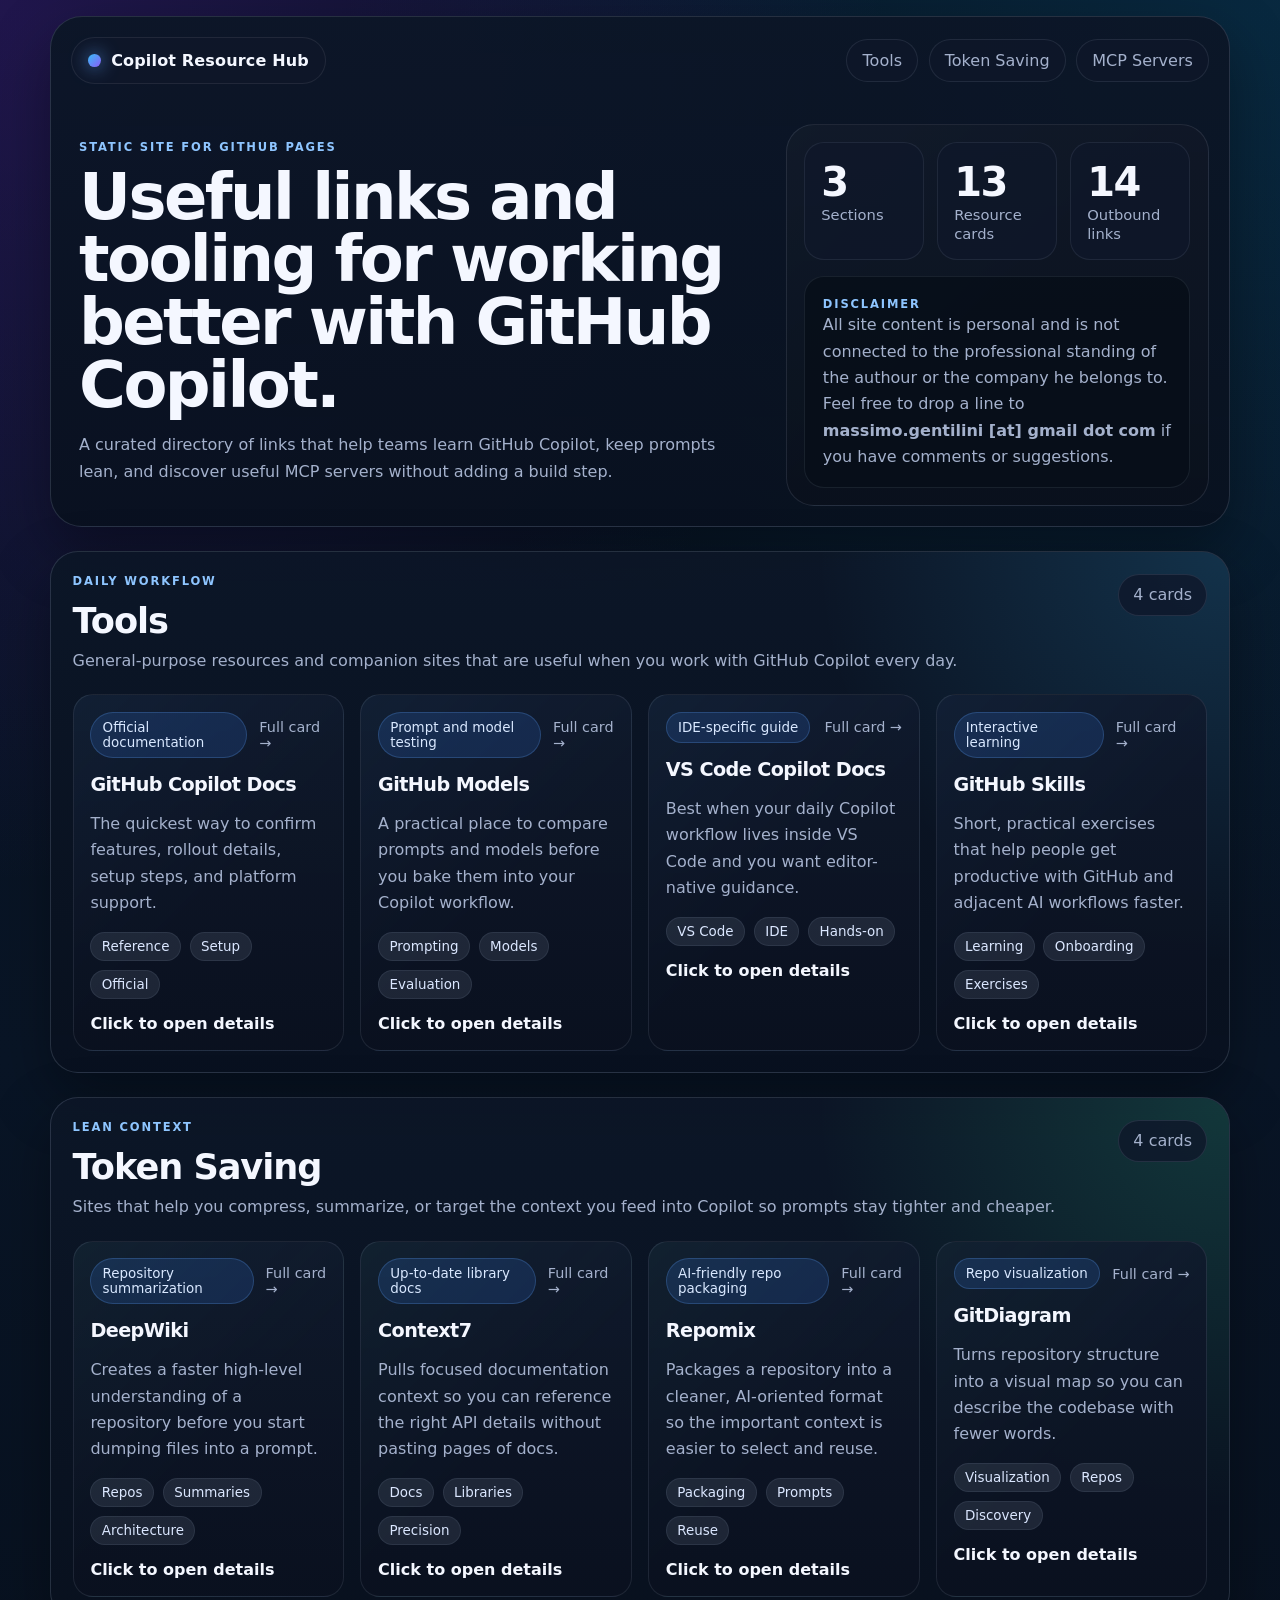
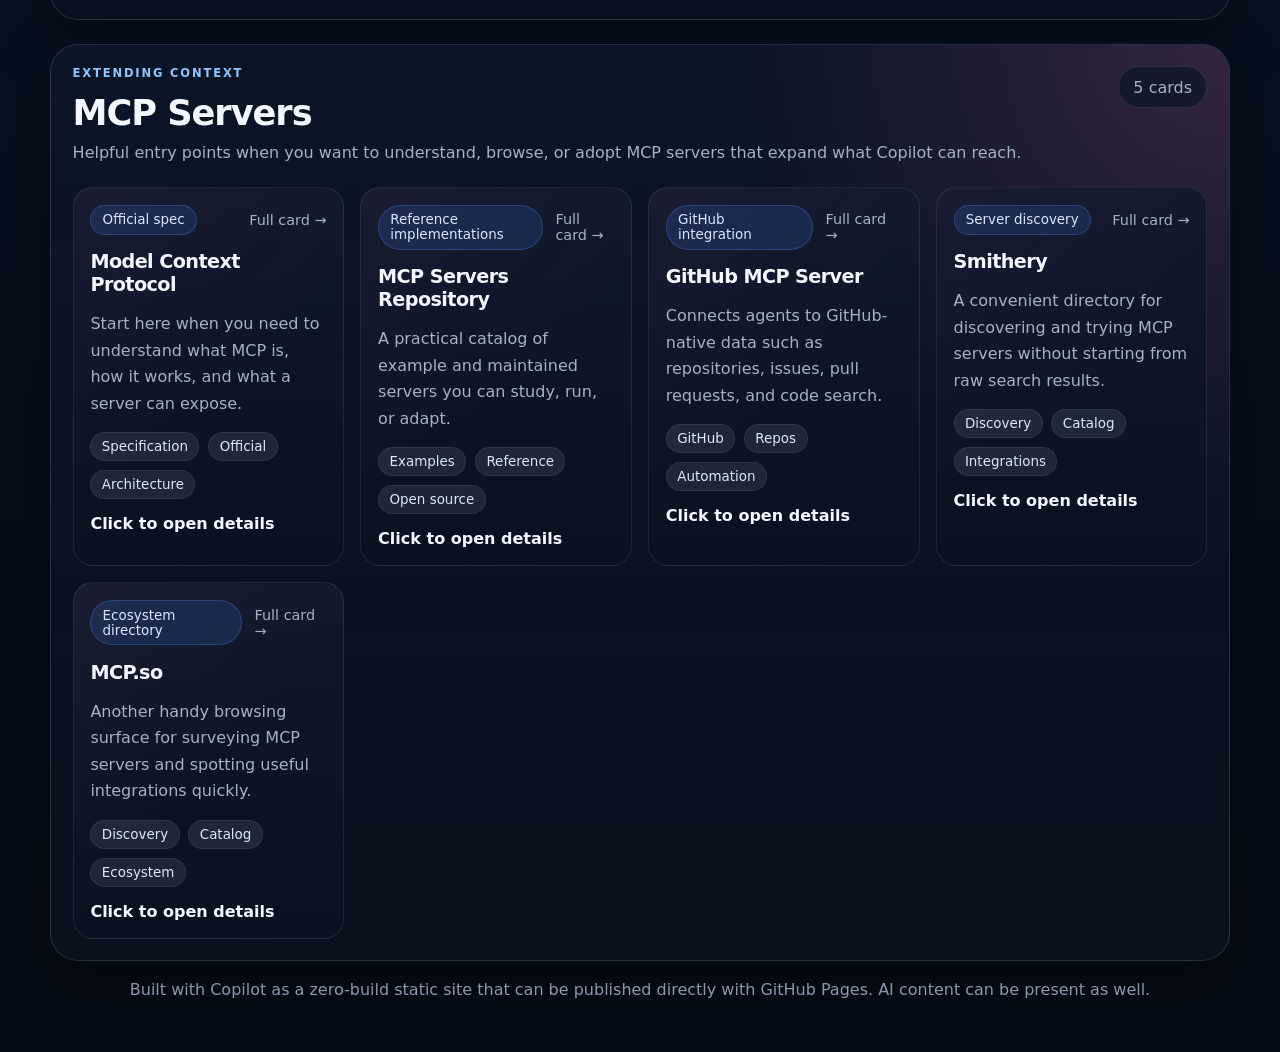
<file: index.html>
<!DOCTYPE html>
<html lang="en">
  <head>
    <meta charset="UTF-8" />
    <meta name="viewport" content="width=device-width, initial-scale=1.0" />
    <meta
      name="description"
      content="A GitHub Pages-ready directory of useful tools, token-saving resources, and MCP servers for GitHub Copilot."
    />
    <title>Copilot Resource Hub</title>
    <link rel="stylesheet" href="assets/css/styles.css" />
  </head>
  <body id="top">
    <div class="page-shell">
      <header class="hero">
        <nav class="topbar" aria-label="Primary">
          <a class="brand" href="#top">Copilot Resource Hub</a>
          <div class="section-nav" id="section-nav"></div>
        </nav>

        <div class="hero-layout">
          <div class="hero-copy">
            <p class="eyebrow">Static site for GitHub Pages</p>
            <h1>Useful links and tooling for working better with GitHub Copilot.</h1>
            <p class="hero-text" id="site-description"></p>
          </div>

          <aside class="hero-panel" aria-label="Site stats">
            <div class="stat-grid">
              <div class="stat-card">
                <span class="stat-value" id="section-count">0</span>
                <span class="stat-label">Sections</span>
              </div>
              <div class="stat-card">
                <span class="stat-value" id="card-count">0</span>
                <span class="stat-label">Resource cards</span>
              </div>
              <div class="stat-card">
                <span class="stat-value" id="link-count">0</span>
                <span class="stat-label">Outbound links</span>
              </div>
            </div>

            <div class="hero-note">
              <span class="note-label">Disclaimer</span>
              <p>
                All site content is personal and is
                not connected to the professional standing of the authour or
                the company he belongs to.<br/>
                Feel free to drop a line to <b>massimo.gentilini [at] gmail dot com</b>
                if you have comments or suggestions.
               </p>
            </div>
          </aside>
        </div>
      </header>

      <main>
        <div class="content-stack" id="sections-root"></div>
      </main>

      <footer class="site-footer">
        <p>Built with Copilot as a zero-build static site that can be published directly with GitHub Pages. AI content can be present as well.</p>
      </footer>
    </div>

    <div class="modal-backdrop" id="card-modal" hidden>
      <div
        class="modal-card"
        role="dialog"
        aria-modal="true"
        aria-labelledby="modal-title"
      >
        <button class="modal-close" id="modal-close" type="button" aria-label="Close full card">
          ×
        </button>

        <p class="modal-category" id="modal-category"></p>
        <h2 id="modal-title"></h2>
        <p class="modal-summary" id="modal-summary"></p>
        <p class="modal-description" id="modal-description"></p>

        <div class="modal-block">
          <h3>Best for</h3>
          <div class="tag-list" id="modal-tags"></div>
        </div>

        <div class="modal-block">
          <h3>Why it is useful</h3>
          <ul class="detail-list" id="modal-highlights"></ul>
        </div>

        <div class="modal-block">
          <h3>Links</h3>
          <div class="button-row" id="modal-links"></div>
        </div>
      </div>
    </div>

    <noscript>
      <div class="noscript-banner">
        This site renders its sections from <code>assets/js/site-data.js</code>, so JavaScript needs to
        be enabled to view the resource cards.
      </div>
    </noscript>

    <script src="assets/js/site-data.js"></script>
    <script src="assets/js/app.js"></script>
  </body>
</html>
</file>
<file: assets/css/styles.css>
:root {
  --bg: #07111f;
  --bg-soft: rgba(8, 17, 31, 0.82);
  --panel: rgba(13, 24, 42, 0.84);
  --panel-strong: rgba(10, 18, 31, 0.96);
  --border: rgba(154, 168, 194, 0.2);
  --text: #f4f7ff;
  --muted: #a4b1cc;
  --shadow: 0 24px 60px rgba(0, 0, 0, 0.34);
  --radius-lg: 28px;
  --radius-md: 20px;
  --radius-sm: 14px;
  --transition: 180ms ease;
  --page-width: 1180px;
  --accent: rgba(110, 231, 183, 0.75);
  color-scheme: dark;
}

*,
*::before,
*::after {
  box-sizing: border-box;
}

html {
  scroll-behavior: smooth;
}

body {
  margin: 0;
  min-height: 100vh;
  font-family:
    Inter, ui-sans-serif, system-ui, -apple-system, BlinkMacSystemFont, "Segoe UI",
    sans-serif;
  color: var(--text);
  background:
    radial-gradient(circle at top left, rgba(91, 33, 182, 0.3), transparent 30%),
    radial-gradient(circle at top right, rgba(14, 165, 233, 0.16), transparent 32%),
    linear-gradient(180deg, #07111f 0%, #091526 40%, #050b15 100%);
}

body.modal-open {
  overflow: hidden;
}

a {
  color: inherit;
}

button {
  font: inherit;
}

code {
  padding: 0.15rem 0.4rem;
  border-radius: 999px;
  background: rgba(148, 163, 184, 0.16);
  color: #dbe8ff;
}

.page-shell {
  width: min(calc(100% - 2rem), var(--page-width));
  margin: 0 auto;
  padding: 1rem 0 3rem;
}

.hero,
.content-section,
.simple-panel {
  background: linear-gradient(180deg, rgba(12, 22, 39, 0.95), rgba(9, 17, 31, 0.92));
  border: 1px solid var(--border);
  box-shadow: var(--shadow);
}

.hero {
  padding: 1.25rem;
  border-radius: 32px;
}

.topbar {
  display: flex;
  align-items: center;
  justify-content: space-between;
  gap: 1rem;
  margin-bottom: 2.5rem;
}

.brand {
  display: inline-flex;
  align-items: center;
  gap: 0.65rem;
  padding: 0.8rem 1rem;
  border-radius: 999px;
  text-decoration: none;
  font-weight: 700;
  letter-spacing: 0.01em;
  background: rgba(15, 23, 42, 0.9);
  border: 1px solid rgba(255, 255, 255, 0.08);
}

.brand::before {
  content: "";
  width: 0.8rem;
  height: 0.8rem;
  border-radius: 50%;
  background: linear-gradient(135deg, #38bdf8, #8b5cf6);
  box-shadow: 0 0 18px rgba(96, 165, 250, 0.85);
}

.section-nav {
  display: flex;
  flex-wrap: wrap;
  justify-content: flex-end;
  gap: 0.65rem;
}

.section-link {
  padding: 0.7rem 0.95rem;
  border-radius: 999px;
  text-decoration: none;
  color: var(--muted);
  background: rgba(15, 23, 42, 0.7);
  border: 1px solid rgba(148, 163, 184, 0.14);
  transition:
    transform var(--transition),
    border-color var(--transition),
    color var(--transition);
}

.section-link:hover,
.section-link:focus-visible {
  color: var(--text);
  border-color: rgba(255, 255, 255, 0.28);
  transform: translateY(-1px);
}

.hero-layout {
  display: grid;
  grid-template-columns: minmax(0, 1.55fr) minmax(300px, 0.95fr);
  gap: 1.5rem;
}

.hero-copy {
  padding: 1rem 0.5rem 0.5rem;
}

.eyebrow,
.modal-category,
.note-label,
.section-kicker {
  margin: 0 0 0.75rem;
  color: #8ec5ff;
  text-transform: uppercase;
  letter-spacing: 0.16em;
  font-size: 0.72rem;
  font-weight: 700;
}

.hero h1,
.simple-panel h1 {
  margin: 0 0 1rem;
  font-size: clamp(2.4rem, 5vw, 4.5rem);
  line-height: 0.98;
  letter-spacing: -0.04em;
}

.hero-text,
.section-description,
.summary-card p,
.hero-note p,
.modal-summary,
.modal-description,
.simple-panel p,
.site-footer p {
  margin: 0;
  color: var(--muted);
  line-height: 1.65;
}

.hero-panel {
  display: grid;
  gap: 1rem;
  padding: 1.1rem;
  border-radius: var(--radius-lg);
  background:
    linear-gradient(180deg, rgba(17, 24, 39, 0.92), rgba(10, 17, 29, 0.95)),
    linear-gradient(135deg, rgba(56, 189, 248, 0.18), transparent 55%);
  border: 1px solid rgba(148, 163, 184, 0.16);
}

.stat-grid {
  display: grid;
  grid-template-columns: repeat(3, minmax(0, 1fr));
  gap: 0.8rem;
}

.stat-card {
  padding: 1rem;
  border-radius: var(--radius-md);
  background: rgba(15, 23, 42, 0.74);
  border: 1px solid rgba(148, 163, 184, 0.12);
}

.stat-value {
  display: block;
  font-size: clamp(1.8rem, 4vw, 2.5rem);
  font-weight: 700;
  letter-spacing: -0.04em;
}

.stat-label {
  color: var(--muted);
  font-size: 0.92rem;
}

.hero-note {
  padding: 1rem 1.1rem;
  border-radius: var(--radius-md);
  background: rgba(7, 14, 25, 0.86);
  border: 1px solid rgba(148, 163, 184, 0.12);
}

.content-stack {
  display: grid;
  gap: 1.5rem;
  margin-top: 1.5rem;
}

.content-section {
  padding: 1.35rem;
  border-radius: var(--radius-lg);
  position: relative;
  overflow: hidden;
}

.content-section::before {
  content: "";
  position: absolute;
  inset: 0 auto auto 0;
  width: 100%;
  height: 100%;
  background: radial-gradient(circle at top right, var(--section-accent), transparent 32%);
  opacity: 0.24;
  pointer-events: none;
}

.section-header {
  position: relative;
  z-index: 1;
  display: flex;
  align-items: flex-start;
  justify-content: space-between;
  gap: 1rem;
  margin-bottom: 1.25rem;
}

.section-header h2 {
  margin: 0 0 0.45rem;
  font-size: clamp(1.6rem, 3vw, 2.2rem);
  letter-spacing: -0.03em;
}

.section-count {
  flex-shrink: 0;
  padding: 0.65rem 0.9rem;
  border-radius: 999px;
  color: var(--muted);
  background: rgba(15, 23, 42, 0.78);
  border: 1px solid rgba(148, 163, 184, 0.16);
}

.card-grid {
  position: relative;
  z-index: 1;
  display: grid;
  grid-template-columns: repeat(auto-fit, minmax(250px, 1fr));
  gap: 1rem;
}

.summary-card {
  width: 100%;
  display: grid;
  align-content: start;
  gap: 0.95rem;
  min-height: 100%;
  padding: 1.05rem;
  color: inherit;
  text-align: left;
  cursor: pointer;
  border-radius: var(--radius-md);
  border: 1px solid rgba(148, 163, 184, 0.14);
  background:
    linear-gradient(180deg, rgba(16, 25, 44, 0.94), rgba(10, 17, 31, 0.96)),
    linear-gradient(135deg, var(--section-accent), transparent 55%);
  transition:
    transform var(--transition),
    border-color var(--transition),
    box-shadow var(--transition);
}

.summary-card:hover,
.summary-card:focus-visible {
  transform: translateY(-4px);
  border-color: rgba(255, 255, 255, 0.25);
  box-shadow: 0 18px 44px rgba(2, 6, 23, 0.32);
}

.card-header {
  display: flex;
  align-items: center;
  justify-content: space-between;
  gap: 0.75rem;
}

.card-kind,
.tag {
  display: inline-flex;
  align-items: center;
  border-radius: 999px;
  font-size: 0.84rem;
}

.card-kind {
  padding: 0.42rem 0.7rem;
  color: #d9e8ff;
  background: rgba(59, 130, 246, 0.16);
  border: 1px solid rgba(96, 165, 250, 0.24);
}

.card-jump {
  color: var(--muted);
  font-size: 0.9rem;
}

.summary-card h3,
.modal-card h2 {
  margin: 0;
  letter-spacing: -0.03em;
}

.summary-card h3 {
  font-size: 1.2rem;
}

.tag-list {
  display: flex;
  flex-wrap: wrap;
  gap: 0.55rem;
}

.tag {
  padding: 0.38rem 0.65rem;
  color: #dbe7ff;
  background: rgba(148, 163, 184, 0.14);
  border: 1px solid rgba(148, 163, 184, 0.12);
}

.card-action {
  margin-top: auto;
  color: var(--text);
  font-weight: 600;
}

.site-footer {
  padding: 1rem 0 0;
  text-align: center;
}

.modal-backdrop {
  position: fixed;
  inset: 0;
  display: grid;
  place-items: center;
  padding: 1rem;
  background: rgba(2, 6, 23, 0.72);
  backdrop-filter: blur(10px);
  z-index: 1000;
}

.modal-backdrop[hidden] {
  display: none;
}

.modal-card {
  position: relative;
  width: min(720px, 100%);
  max-height: min(90vh, 900px);
  overflow-y: auto;
  padding: 1.5rem;
  border-radius: var(--radius-lg);
  background: linear-gradient(180deg, rgba(16, 25, 44, 0.98), rgba(10, 17, 31, 0.99));
  border: 1px solid rgba(148, 163, 184, 0.18);
  box-shadow: var(--shadow);
}

.modal-close {
  position: absolute;
  top: 1rem;
  right: 1rem;
  width: 2.4rem;
  height: 2.4rem;
  border: 0;
  border-radius: 50%;
  cursor: pointer;
  color: var(--text);
  background: rgba(148, 163, 184, 0.14);
}

.modal-summary {
  margin-top: 0.75rem;
  font-size: 1.06rem;
  color: #dfe8ff;
}

.modal-description {
  margin-top: 0.75rem;
}

.modal-block {
  margin-top: 1.4rem;
}

.modal-block h3 {
  margin: 0 0 0.7rem;
  font-size: 1rem;
}

.detail-list {
  display: grid;
  gap: 0.7rem;
  padding-left: 1.15rem;
  margin: 0;
  color: var(--muted);
}

.button-row {
  display: flex;
  flex-wrap: wrap;
  gap: 0.75rem;
}

.button-link {
  display: inline-flex;
  align-items: center;
  justify-content: center;
  gap: 0.45rem;
  min-height: 2.9rem;
  padding: 0.7rem 1rem;
  text-decoration: none;
  border-radius: 999px;
  border: 1px solid transparent;
  transition:
    transform var(--transition),
    border-color var(--transition);
}

.button-link:hover,
.button-link:focus-visible {
  transform: translateY(-1px);
}

.button-link.primary {
  background: linear-gradient(135deg, #38bdf8, #8b5cf6);
  color: #04111f;
  font-weight: 700;
}

.button-link.secondary {
  color: var(--text);
  background: rgba(15, 23, 42, 0.78);
  border-color: rgba(148, 163, 184, 0.18);
}

.noscript-banner {
  width: min(calc(100% - 2rem), var(--page-width));
  margin: 1rem auto 0;
  padding: 1rem;
  border-radius: var(--radius-md);
  color: #fee2e2;
  background: rgba(127, 29, 29, 0.88);
  border: 1px solid rgba(248, 113, 113, 0.35);
}

.simple-page {
  display: grid;
  place-items: center;
  min-height: 100vh;
  padding: 1rem;
}

.simple-panel {
  width: min(640px, 100%);
  padding: 2rem;
  border-radius: 32px;
}

.simple-panel .button-row {
  margin-top: 1.25rem;
}

@media (max-width: 860px) {
  .hero-layout {
    grid-template-columns: 1fr;
  }

  .section-header {
    flex-direction: column;
  }

  .section-count {
    align-self: flex-start;
  }
}

@media (max-width: 720px) {
  .page-shell {
    width: min(calc(100% - 1rem), var(--page-width));
    padding-top: 0.5rem;
  }

  .hero,
  .content-section,
  .simple-panel {
    border-radius: 24px;
  }

  .topbar {
    margin-bottom: 2rem;
  }

  .hero h1,
  .simple-panel h1 {
    font-size: clamp(2rem, 12vw, 3rem);
  }

  .stat-grid {
    grid-template-columns: 1fr;
  }
}
</file>
